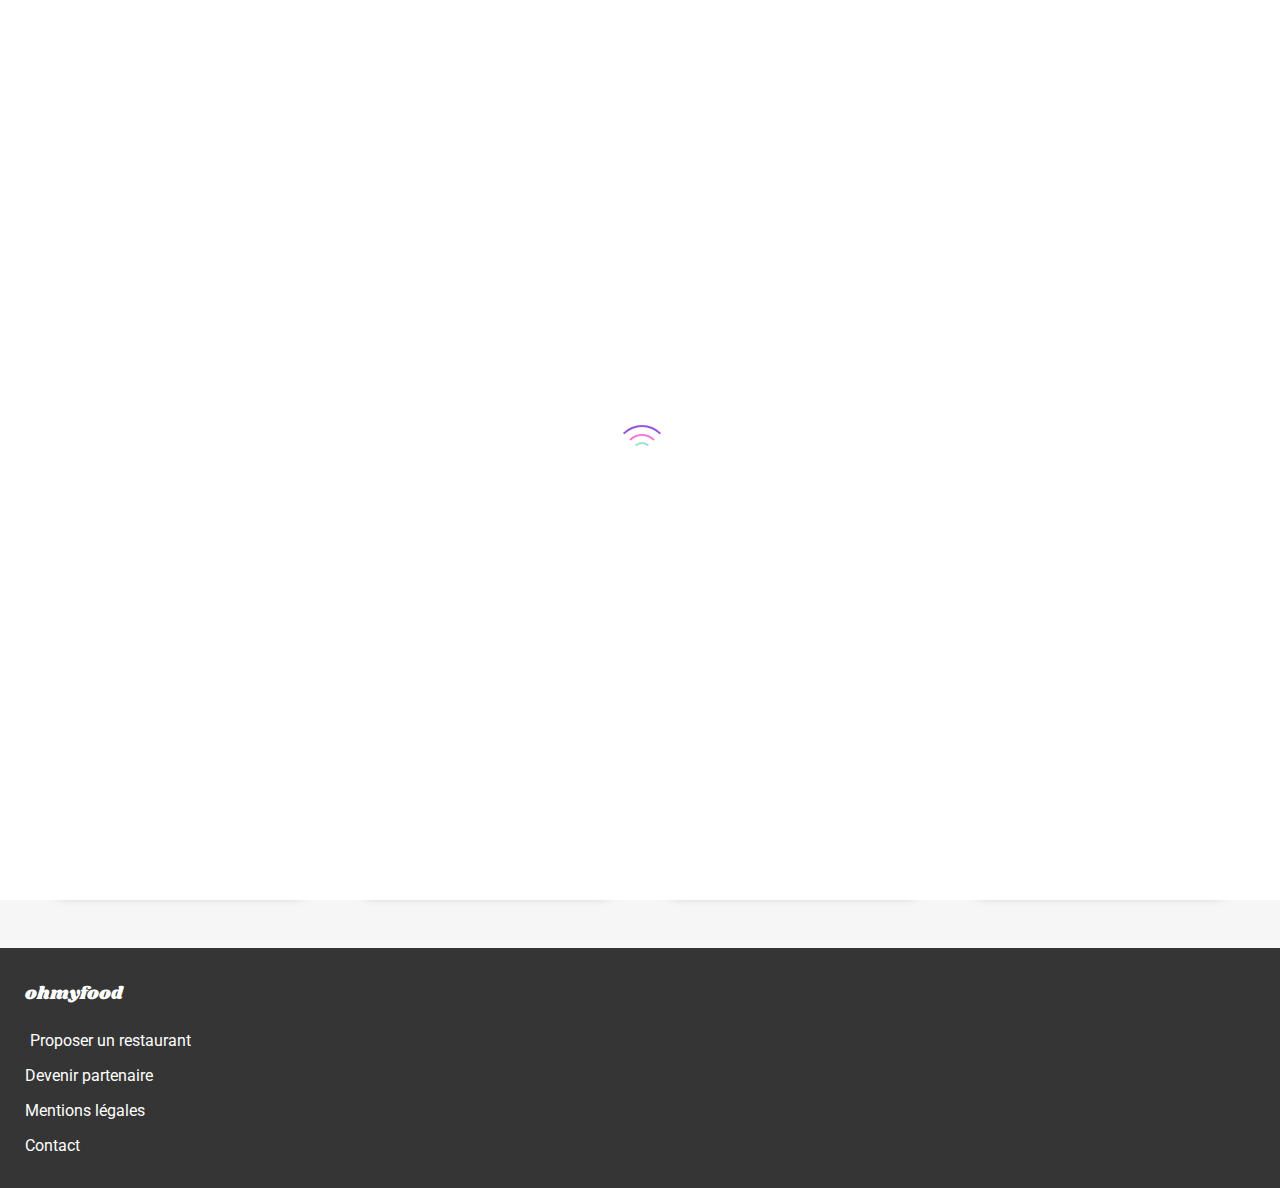
<file: index.html>
<!DOCTYPE html>
<html lang="en">

<head>
    <meta charset="UTF-8">
    <meta name="viewport" content="width=device-width, initial-scale=1.0">
    <!-- <link rel="icon" typ="image/x-icon" href="assets/logo/favicon.ico"> -->
    <link href="https://fonts.googleapis.com/css2?family=Shrikhand&display=swap" rel="stylesheet">
    <link href="https://fonts.googleapis.com/css2?family=Roboto:wght@300;400;500;700&display=swap" rel="stylesheet">
    <link rel="stylesheet" href="https://cdnjs.cloudflare.com/ajax/libs/font-awesome/6.1.1/css/all.min.css"
        integrity="sha512-KfkfwYDsLkIlwQp6LFnl8zNdLGxu9YAA1QvwINks4PhcElQSvqcyVLLD9aMhXd13uQjoXtEKNosOWaZqXgel0g=="
        crossorigin="anonymous" referrerpolicy="no-referrer" />

    <link rel="stylesheet" href="css/main-homepage.css">
    <title>Homepage OhMyFood</title>
</head>

<body>
    <!-- LOADING SPIN -->
    <div id="load-spin__background">
        <div id="load-spin"></div>
    </div>

    <header>
        <div id="logo">
            <img src="assets/logo/ohmyfood.png" alt="ohmyfood">
        </div>
    </header>

    <main>
        <!-- EXPLORER -->
        <section id="explorer">
            <form>
                <i class="fa-solid fa-location-dot"></i>
                <input type="text" name="city" placeholder="Paris, Belleville">
            </form>
            <div id="explorer__heading">
                <h1>Réservez le menu qui vous convient</h1>
                <p>Découvrez des restaurants d'exception, sélectionnés par nos soins.</p>
                <button type="button" class="box-shadow">Explorer nos restaurants</button>
            </div>
        </section>

        <!-- FONCTIONNEMENT -->
        <section id="fonctionnement">
            <h2>Fonctionnement</h2>
            <div id="fonctionnement-etapes">
                <div class="fonct-etape">
                    <p>1</p>
                    <div class="fonct-etape__heading box-shadow">
                        <i class="fa-solid fa-mobile-screen-button"></i>
                        <h3>Choisissez un restaurant</h3>
                    </div>
                </div>
                <div class="fonct-etape">
                    <p>2</p>
                    <div class="fonct-etape__heading box-shadow">
                        <i class="fa-solid fa-list-ul"></i>
                        <h3>Composez votre menu</h3>
                    </div>
                </div>
                <div class="fonct-etape">
                    <p>3</p>
                    <div class="fonct-etape__heading box-shadow">
                        <i class="fa-solid fa-store"></i>
                        <h3>Dégustez au restaurant</h3>
                    </div>
                </div>
            </div>
        </section>

        <!-- RESTAURANTS -->
        <section id="restaurants">
            <h2>Restaurants</h2>
            <div id="restaurants-preview">
                <div class="restau-prev box-shadow">
                    <a href="pages-menus/la-palette-du-gout.html">
                        <img src="assets/restaurants/jay-wennington-N_Y88TWmGwA-unsplash.jpg" alt="La palette du goût">
                        <span class="restau-prev__badge">Nouveau</span>
                        <div class="restau-prev__infos">
                            <div>
                                <h3>La palette du goût</h3>
                                <p>Ménilmontant</p>
                            </div>
                            <div class="heart">
                                <i class="far fa-regular fa-heart heart__1"></i>
                                <i class="fas fa-solid fa-heart heart__2"></i>
                            </div>
                        </div>
                    </a>
                </div>
                <div class="restau-prev box-shadow">
                    <a href="pages-menus/la-note-enchantee.html">
                        <img src="assets/restaurants/stil-u2Lp8tXIcjw-unsplash.jpg" alt="La note enchantée">
                        <span class="restau-prev__badge">Nouveau</span>
                        <div class="restau-prev__infos">
                            <div>
                                <h3>La note enchantée</h3>
                                <p>Charonne</p>
                            </div>
                            <div class="heart">
                                <i class="far fa-regular fa-heart heart__1"></i>
                                <i class="fas fa-solid fa-heart heart__2"></i>
                            </div>
                        </div>
                    </a>
                </div>
                <div class="restau-prev box-shadow">
                    <a href="pages-menus/a-la-francaise.html">
                        <img src="assets/restaurants/toa-heftiba-DQKerTsQwi0-unsplash.jpg" alt="À la française">
                        <div class="restau-prev__infos">
                            <div>
                                <h3>A la française</h3>
                                <p>Cité Rouge</p>
                            </div>
                            <div class="heart">
                                <i class="far fa-regular fa-heart heart__1"></i>
                                <i class="fas fa-solid fa-heart heart__2"></i>
                            </div>
                        </div>
                    </a>
                </div>
                <div class="restau-prev box-shadow">
                    <a href="pages-menus/le-delice-des-sens.html">
                        <img src="assets/restaurants/louis-hansel-shotsoflouis-qNBGVyOCY8Q-unsplash.jpg" alt="Le délice des sens">
                        <div class="restau-prev__infos">
                            <div>
                                <h3>Le délice des sens</h3>
                                <p>Folie-Méricourt</p>
                            </div>
                            <div class="heart">
                                <i class="far fa-regular fa-heart heart__1"></i>
                                <i class="fas fa-solid fa-heart heart__2"></i>
                            </div>
                        </div>
                    </a>
                </div>
            </div>
        </section>
    </main>

    <footer>
        <a href="index.html" id="footer-logo">ohmyfood</a>
        <a href="#">
            <i class="fa-solid fa-utensils"></i> Proposer un restaurant
        </a>
        <a href="#">
            <i class="fa-solid fa-handshake-angle"></i> Devenir partenaire
        </a>
        <a href="#">
            Mentions légales
        </a>
        <a href="mailto:contact@ohmyfood.fr">Contact</a>
    </footer>
</body>

</html>
</file>
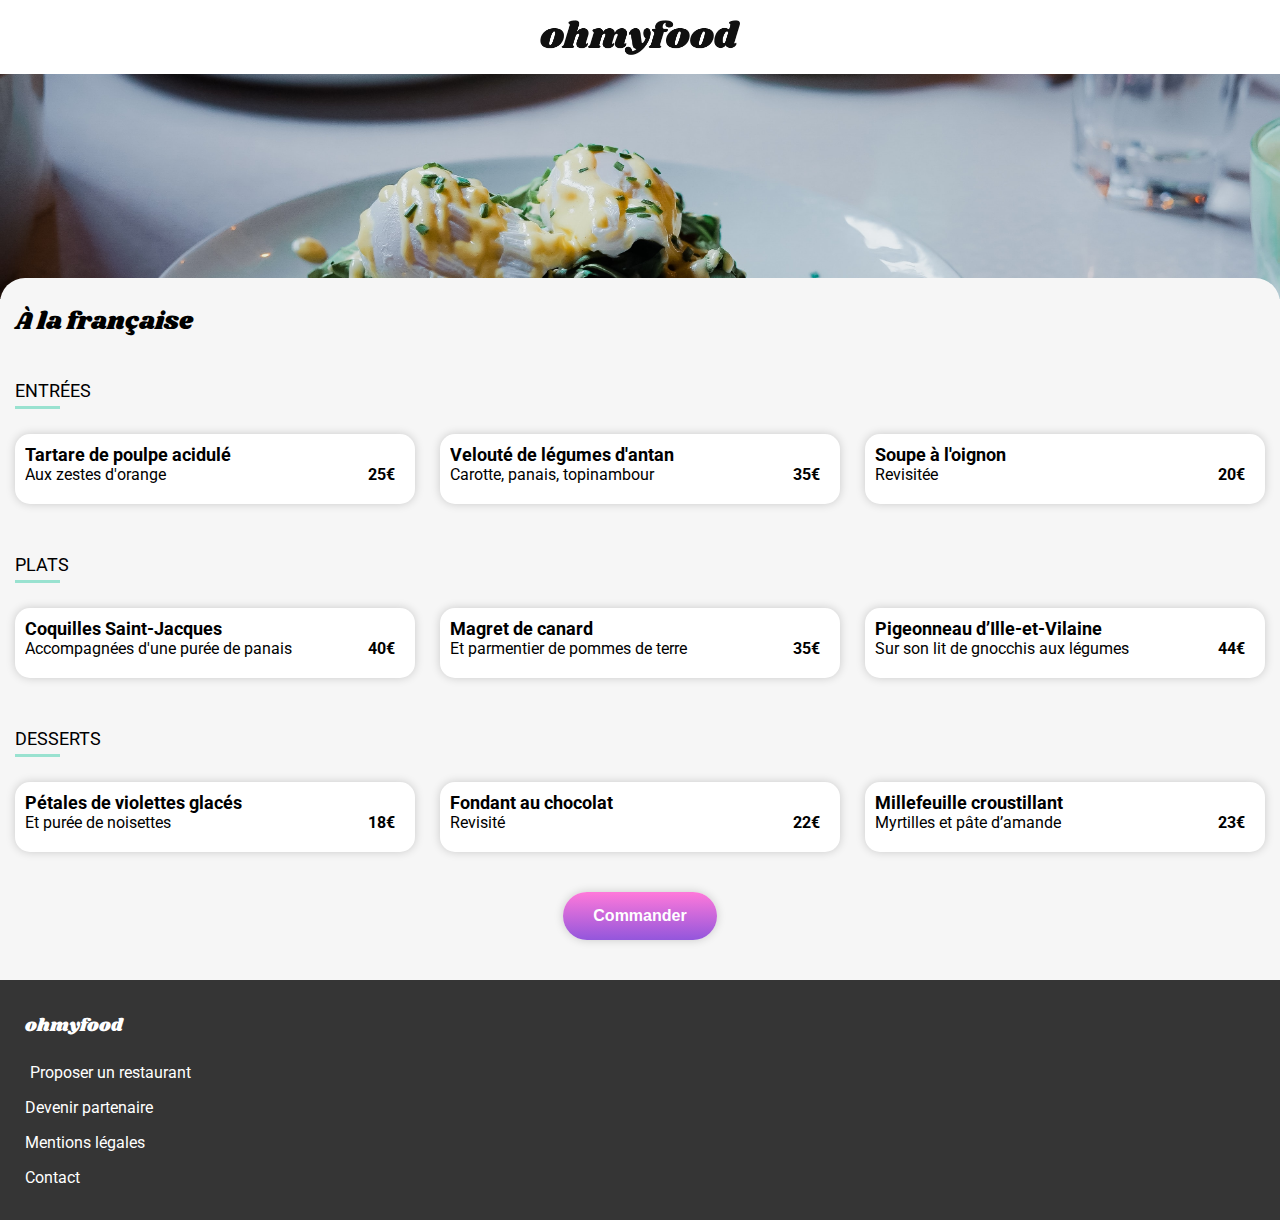
<file: pages-menus/a-la-francaise.html>
<!DOCTYPE html>
<html lang="en">

<head>
    <meta charset="UTF-8">
    <meta name="viewport" content="width=device-width, initial-scale=1.0">
    <!-- <link rel="icon" typ="image/x-icon" href="assets/logo/favicon.ico"> -->
    <link href="https://fonts.googleapis.com/css2?family=Shrikhand&display=swap" rel="stylesheet">
    <link href="https://fonts.googleapis.com/css2?family=Roboto:wght@300;400;500;700&display=swap" rel="stylesheet">
    <link rel="stylesheet" href="https://cdnjs.cloudflare.com/ajax/libs/font-awesome/6.1.1/css/all.min.css"
        integrity="sha512-KfkfwYDsLkIlwQp6LFnl8zNdLGxu9YAA1QvwINks4PhcElQSvqcyVLLD9aMhXd13uQjoXtEKNosOWaZqXgel0g=="
        crossorigin="anonymous" referrerpolicy="no-referrer" />
        
    <link rel="stylesheet" href="../css/pages-menus/menus.css">
    <title>À la française</title>
</head>

<body>
    <header>
        <a href="../index.html">
            <i class="fa-solid fa-arrow-left"></i>
        </a>
        <div id="logo">
            <img src="../assets/logo/ohmyfood.png" alt="ohmyfood">
        </div>
    </header>

    <main>
        <div id="restaurant-prev">
            <img src="../assets/restaurants/toa-heftiba-DQKerTsQwi0-unsplash.jpg" alt="à la française">
        </div>
        <section id="restaurant-menus">
            <div id="restau-menus__heading">
                <h1>À la française</h1>
                <div class="heart">
                    <i class="far fa-regular fa-heart heart__1"></i>
                    <i class="fas fa-solid fa-heart heart__2"></i>
                </div>
            </div>
            <div class="entrees">
                <h2>ENTRÉES</h2>
                <div class="menus__flexbox">
                    <div class="menus delay-1">
                        <div class="menus__infos">
                            <h3>Tartare de poulpe acidulé</h3>
                            <div class="menus__more-infos">
                                <p>Aux zestes d'orange</p>
                                <span class="menus__price">25€</span>
                            </div>
                        </div>
                        <div class="menus__selected">
                            <i class="fa-solid fa-circle-check"></i>
                        </div>
                    </div>
                    <div class="menus delay-2">
                        <div class="menus__infos">
                            <h3>Velouté de légumes d'antan</h3>
                            <div class="menus__more-infos">
                                <p>Carotte, panais, topinambour</p>
                                <span class="menus__price">35€</span>
                            </div>
                        </div>
                        <div class="menus__selected">
                            <i class="fa-solid fa-circle-check"></i>
                        </div>
                    </div>
                    <div class="menus delay-3">
                        <div class="menus__infos">
                            <h3>Soupe à l'oignon</h3>
                            <div class="menus__more-infos">
                                <p>Revisitée</p>
                                <span class="menus__price">20€</span>
                            </div>
                        </div>
                        <div class="menus__selected">
                            <i class="fa-solid fa-circle-check"></i>
                        </div>
                    </div>
                </div>
            </div>
            <div class="plats">
                <h2>PLATS</h2>
                <div class="menus__flexbox">
                    <div class="menus delay-4">
                        <div class="menus__infos">
                            <h3>Coquilles Saint-Jacques</h3>
                            <div class="menus__more-infos">
                                <p>Accompagnées d'une purée de panais</p>
                                <span class="menus__price">40€</span>
                            </div>
                        </div>
                        <div class="menus__selected">
                            <i class="fa-solid fa-circle-check"></i>
                        </div>
                    </div>
                    <div class="menus delay-5">
                        <div class="menus__infos">
                            <h3>Magret de canard</h3>
                            <div class="menus__more-infos">
                                <p>Et parmentier de pommes de terre</p>
                                <span class="menus__price">35€</span>
                            </div>
                        </div>
                        <div class="menus__selected">
                            <i class="fa-solid fa-circle-check"></i>
                        </div>
                    </div>
                    <div class="menus delay-6">
                        <div class="menus__infos">
                            <h3>Pigeonneau d’Ille-et-Vilaine</h3>
                            <div class="menus__more-infos">
                                <p>Sur son lit de gnocchis aux légumes</p>
                                <span class="menus__price">44€</span>
                            </div>
                        </div>
                        <div class="menus__selected">
                            <i class="fa-solid fa-circle-check"></i>
                        </div>
                    </div>
                </div>
            </div>
            <div class="desserts">
                <h2>DESSERTS</h2>
                <div class="menus__flexbox">
                    <div class="menus delay-7">
                        <div class="menus__infos">
                            <h3>Pétales de violettes glacés</h3>
                            <div class="menus__more-infos">
                                <p>Et purée de noisettes</p>
                                <span class="menus__price">18€</span>
                            </div>
                        </div>
                        <div class="menus__selected">
                            <i class="fa-solid fa-circle-check"></i>
                        </div>
                    </div>
                    <div class="menus delay-8">
                        <div class="menus__infos">
                            <h3>Fondant au chocolat</h3>
                            <div class="menus__more-infos">
                                <p>Revisité</p>
                                <span class="menus__price">22€</span>
                            </div>
                        </div>
                        <div class="menus__selected">
                            <i class="fa-solid fa-circle-check"></i>
                        </div>
                    </div>
                    <div class="menus delay-9">
                        <div class="menus__infos">
                            <h3>Millefeuille croustillant</h3>
                            <div class="menus__more-infos">
                                <p>Myrtilles et pâte d’amande</p>
                                <span class="menus__price">23€</span>
                            </div>
                        </div>
                        <div class="menus__selected">
                            <i class="fa-solid fa-circle-check"></i>
                        </div>
                    </div>
                </div>
            </div>

            <button type="button" class="box-shadow">Commander</button>
        </section>
    </main>

    <footer>
        <a href="index.html" id="footer-logo">ohmyfood</a>
        <a href="#">
            <i class="fa-solid fa-utensils"></i> Proposer un restaurant
        </a>
        <a href="#">
            <i class="fa-solid fa-handshake-angle"></i> Devenir partenaire
        </a>
        <a href="#">
            Mentions légales
        </a>
        <a href="mailto:contact@ohmyfood.fr">Contact</a>
    </footer>
</body>

</html>
</file>
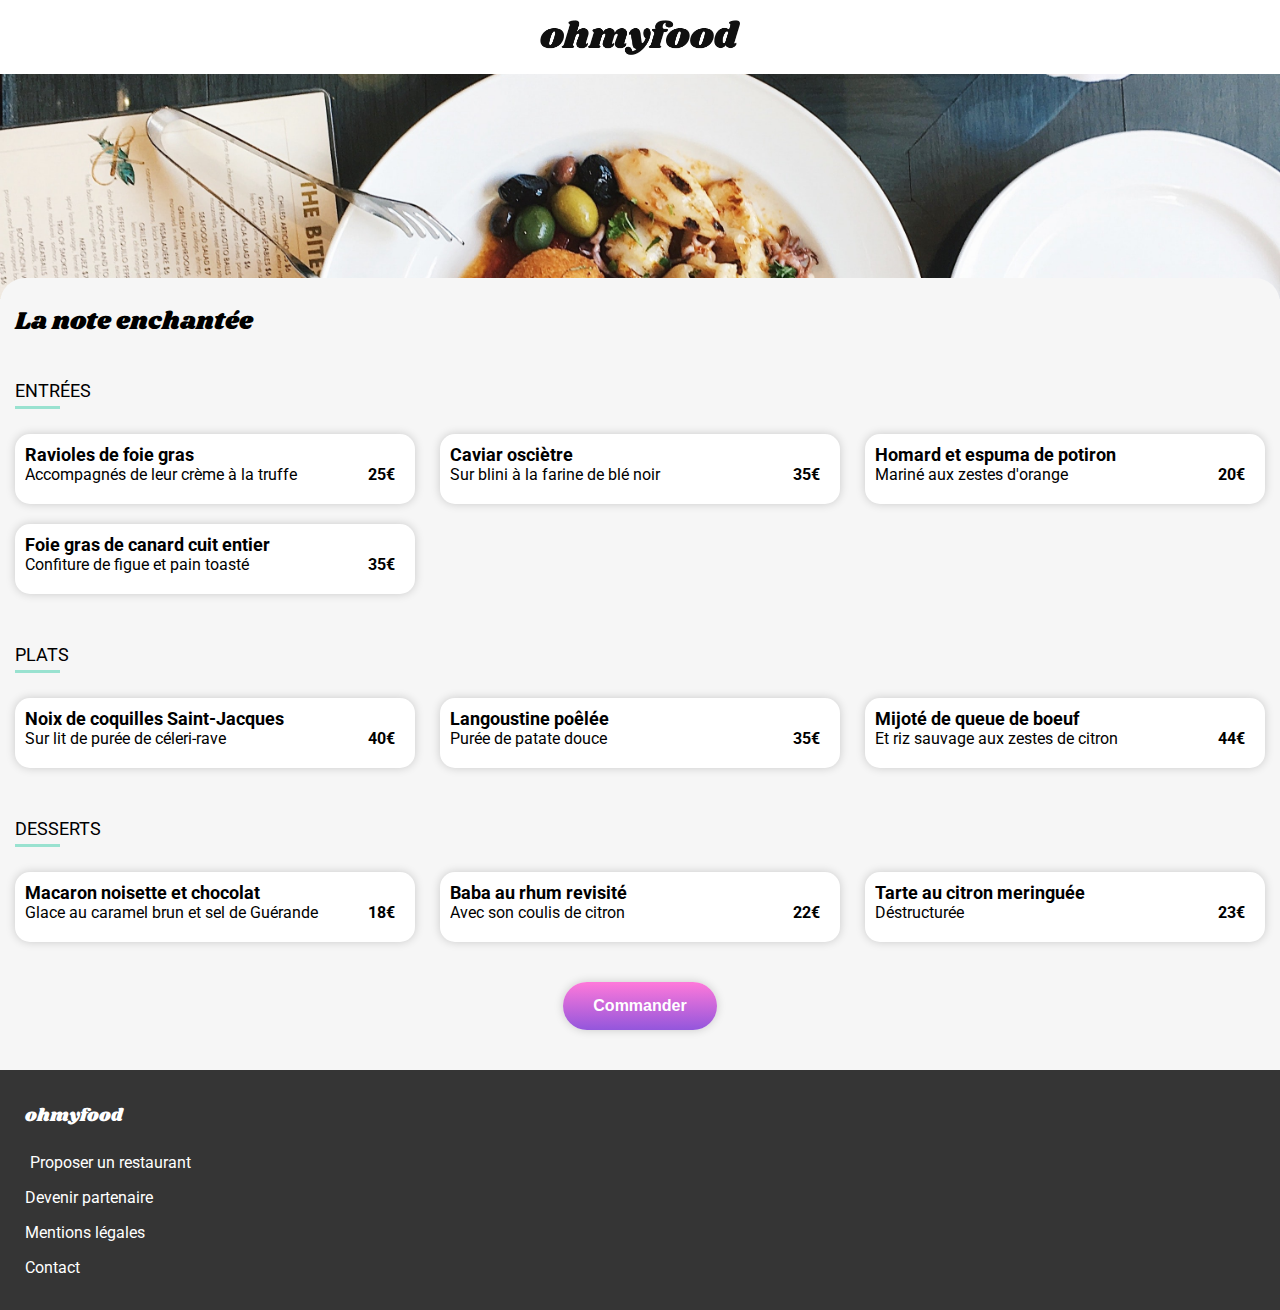
<file: pages-menus/la-note-enchantee.html>
<!DOCTYPE html>
<html lang="en">

<head>
    <meta charset="UTF-8">
    <meta name="viewport" content="width=device-width, initial-scale=1.0">
    <!-- <link rel="icon" typ="image/x-icon" href="assets/logo/favicon.ico"> -->
    <link href="https://fonts.googleapis.com/css2?family=Shrikhand&display=swap" rel="stylesheet">
    <link href="https://fonts.googleapis.com/css2?family=Roboto:wght@300;400;500;700&display=swap" rel="stylesheet">
    <link rel="stylesheet" href="https://cdnjs.cloudflare.com/ajax/libs/font-awesome/6.1.1/css/all.min.css"
        integrity="sha512-KfkfwYDsLkIlwQp6LFnl8zNdLGxu9YAA1QvwINks4PhcElQSvqcyVLLD9aMhXd13uQjoXtEKNosOWaZqXgel0g=="
        crossorigin="anonymous" referrerpolicy="no-referrer" />
        
    <link rel="stylesheet" href="../css/pages-menus/menus.css">
    <title>La note enchantée</title>
</head>

<body>
    <header>
        <a href="../index.html">
            <i class="fa-solid fa-arrow-left"></i>
        </a>
        <div id="logo">
            <img src="../assets/logo/ohmyfood.png" alt="ohmyfood">
        </div>
    </header>

    <main>
        <div id="restaurant-prev">
            <img src="../assets/restaurants/stil-u2Lp8tXIcjw-unsplash.jpg" alt="la note enchantée">
        </div>
        <section id="restaurant-menus">
            <div id="restau-menus__heading">
                <h1>La note enchantée</h1>
                <div class="heart">
                    <i class="far fa-regular fa-heart heart__1"></i>
                    <i class="fas fa-solid fa-heart heart__2"></i>
                </div>
            </div>
            <div class="entrees">
                <h2>ENTRÉES</h2>
                <div class="menus__flexbox">
                    <div class="menus delay-1">
                        <div class="menus__infos">
                            <h3>Ravioles de foie gras</h3>
                            <div class="menus__more-infos">
                                <p>Accompagnés de leur crème à la truffe</p>
                                <span class="menus__price">25€</span>
                            </div>
                        </div>
                        <div class="menus__selected">
                            <i class="fa-solid fa-circle-check"></i>
                        </div>
                    </div>
                    <div class="menus delay-2">
                        <div class="menus__infos">
                            <h3>Caviar osciètre</h3>
                            <div class="menus__more-infos">
                                <p>Sur blini à la farine de blé noir</p>
                                <span class="menus__price">35€</span>
                            </div>
                        </div>
                        <div class="menus__selected">
                            <i class="fa-solid fa-circle-check"></i>
                        </div>
                    </div>
                    <div class="menus delay-3">
                        <div class="menus__infos">
                            <h3>Homard et espuma de potiron</h3>
                            <div class="menus__more-infos">
                                <p>Mariné aux zestes d'orange</p>
                                <span class="menus__price">20€</span>
                            </div>
                        </div>
                        <div class="menus__selected">
                            <i class="fa-solid fa-circle-check"></i>
                        </div>
                    </div>
                    <div class="menus delay-4">
                        <div class="menus__infos">
                            <h3>Foie gras de canard cuit entier</h3>
                            <div class="menus__more-infos">
                                <p>Confiture de figue et pain toasté</p>
                                <span class="menus__price">35€</span>
                            </div>
                        </div>
                        <div class="menus__selected">
                            <i class="fa-solid fa-circle-check"></i>
                        </div>
                    </div>
                </div>
            </div>
            <div class="plats">
                <h2>PLATS</h2>
                <div class="menus__flexbox">
                    <div class="menus delay-5">
                        <div class="menus__infos">
                            <h3>Noix de coquilles Saint-Jacques</h3>
                            <div class="menus__more-infos">
                                <p>Sur lit de purée de céleri-rave</p>
                                <span class="menus__price">40€</span>
                            </div>
                        </div>
                        <div class="menus__selected">
                            <i class="fa-solid fa-circle-check"></i>
                        </div>
                    </div>
                    <div class="menus delay-6">
                        <div class="menus__infos">
                            <h3>Langoustine poêlée</h3>
                            <div class="menus__more-infos">
                                <p>Purée de patate douce</p>
                                <span class="menus__price">35€</span>
                            </div>
                        </div>
                        <div class="menus__selected">
                            <i class="fa-solid fa-circle-check"></i>
                        </div>
                    </div>
                    <div class="menus delay-7">
                        <div class="menus__infos">
                            <h3>Mijoté de queue de boeuf</h3>
                            <div class="menus__more-infos">
                                <p>Et riz sauvage aux zestes de citron</p>
                                <span class="menus__price">44€</span>
                            </div>
                        </div>
                        <div class="menus__selected">
                            <i class="fa-solid fa-circle-check"></i>
                        </div>
                    </div>
                </div>
            </div>
            <div class="desserts">
                <h2>DESSERTS</h2>
                <div class="menus__flexbox">
                    <div class="menus delay-8">
                        <div class="menus__infos">
                            <h3>Macaron noisette et chocolat</h3>
                            <div class="menus__more-infos">
                                <p>Glace au caramel brun et sel de Guérande</p>
                                <span class="menus__price">18€</span>
                            </div>
                        </div>
                        <div class="menus__selected">
                            <i class="fa-solid fa-circle-check"></i>
                        </div>
                    </div>
                    <div class="menus delay-9">
                        <div class="menus__infos">
                            <h3>Baba au rhum revisité</h3>
                            <div class="menus__more-infos">
                                <p>Avec son coulis de citron</p>
                                <span class="menus__price">22€</span>
                            </div>
                        </div>
                        <div class="menus__selected">
                            <i class="fa-solid fa-circle-check"></i>
                        </div>
                    </div>
                    <div class="menus delay-10">
                        <div class="menus__infos">
                            <h3>Tarte au citron meringuée</h3>
                            <div class="menus__more-infos">
                                <p>Déstructurée</p>
                                <span class="menus__price">23€</span>
                            </div>
                        </div>
                        <div class="menus__selected">
                            <i class="fa-solid fa-circle-check"></i>
                        </div>
                    </div>
                </div>
            </div>

            <button type="button" class="box-shadow">Commander</button>
        </section>
    </main>

    <footer>
        <a href="index.html" id="footer-logo">ohmyfood</a>
        <a href="#">
            <i class="fa-solid fa-utensils"></i> Proposer un restaurant
        </a>
        <a href="#">
            <i class="fa-solid fa-handshake-angle"></i> Devenir partenaire
        </a>
        <a href="#">
            Mentions légales
        </a>
        <a href="mailto:contact@ohmyfood.fr">Contact</a>
    </footer>
</body>

</html>
</file>
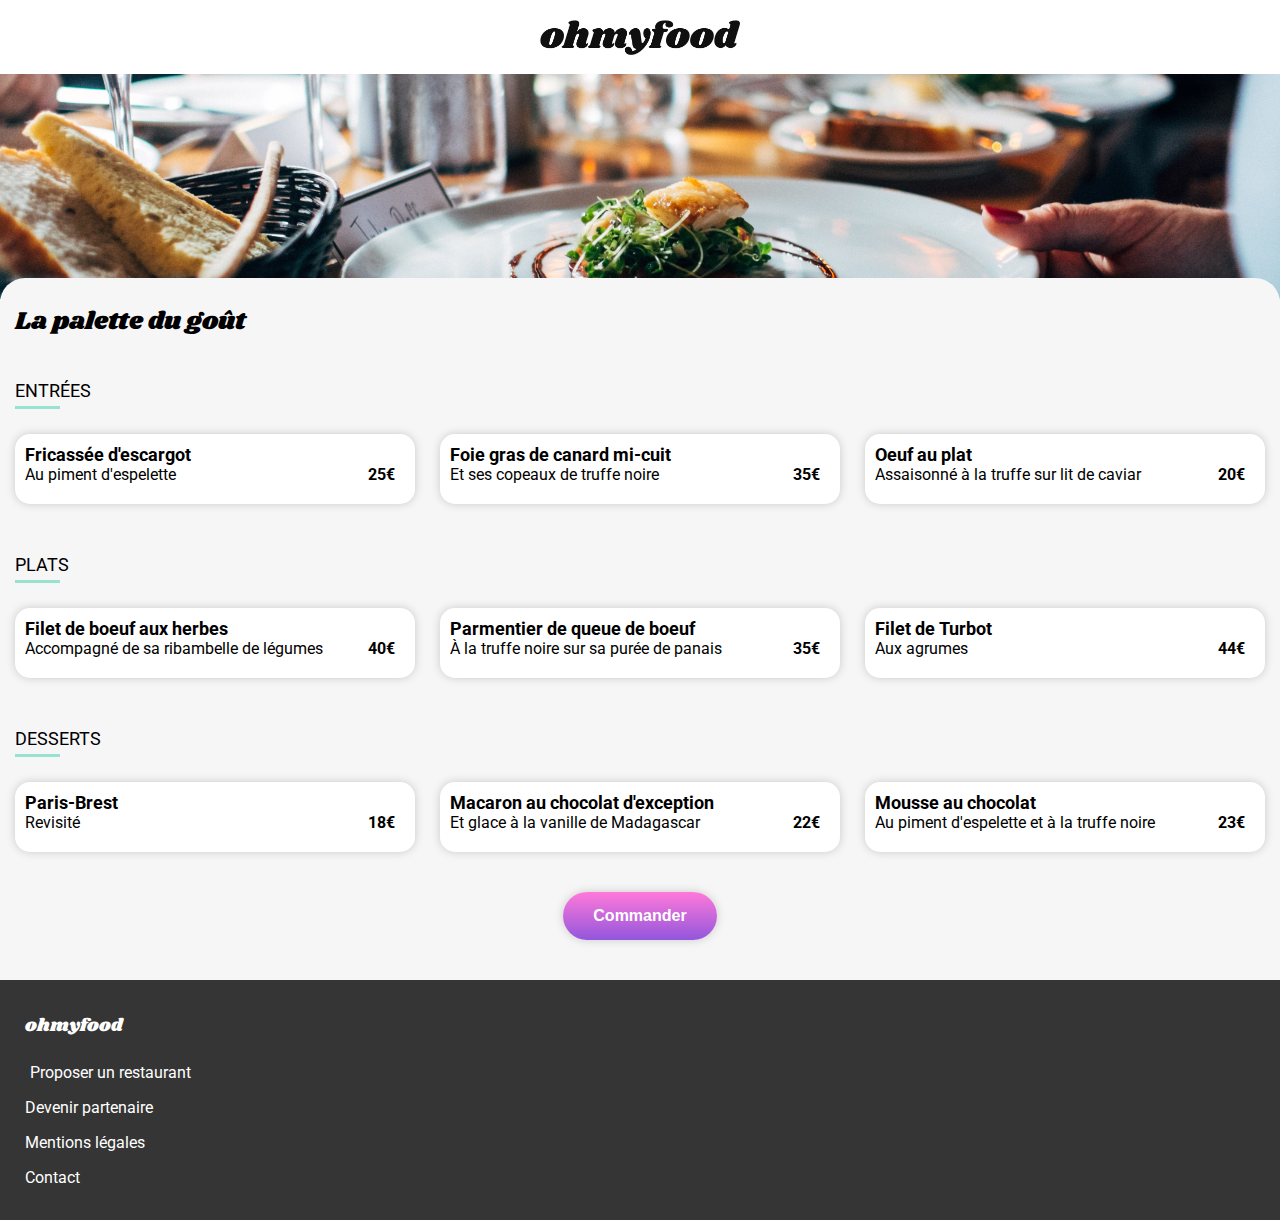
<file: pages-menus/la-palette-du-gout.html>
<!DOCTYPE html>
<html lang="en">

<head>
    <meta charset="UTF-8">
    <meta name="viewport" content="width=device-width, initial-scale=1.0">
    <!-- <link rel="icon" typ="image/x-icon" href="assets/logo/favicon.ico"> -->
    <link href="https://fonts.googleapis.com/css2?family=Shrikhand&display=swap" rel="stylesheet">
    <link href="https://fonts.googleapis.com/css2?family=Roboto:wght@300;400;500;700&display=swap" rel="stylesheet">
    <link rel="stylesheet" href="https://cdnjs.cloudflare.com/ajax/libs/font-awesome/6.1.1/css/all.min.css"
        integrity="sha512-KfkfwYDsLkIlwQp6LFnl8zNdLGxu9YAA1QvwINks4PhcElQSvqcyVLLD9aMhXd13uQjoXtEKNosOWaZqXgel0g=="
        crossorigin="anonymous" referrerpolicy="no-referrer" />

    <link rel="stylesheet" href="../css/pages-menus/menus.css">
    <title>La palette du goût</title>
</head>

<body>
    <header>
        <a href="../index.html">
            <i class="fa-solid fa-arrow-left"></i>
        </a>
        <div id="logo">
            <img src="../assets/logo/ohmyfood.png" alt="ohmyfood">
        </div>
    </header>

    <main>
        <div id="restaurant-prev">
            <img src="../assets/restaurants/jay-wennington-N_Y88TWmGwA-unsplash.jpg" alt="la palette du goût">
        </div>
        <section id="restaurant-menus">
            <div id="restau-menus__heading">
                <h1>La palette du goût</h1>
                <div class="heart">
                    <i class="far fa-regular fa-heart heart__1"></i>
                    <i class="fas fa-solid fa-heart heart__2"></i>
                </div>
            </div>
            <div class="entrees">
                <h2>ENTRÉES</h2>
                <div class="menus__flexbox">
                    <div class="menus delay-1">
                        <div class="menus__infos">
                            <h3>Fricassée d'escargot</h3>
                            <div class="menus__more-infos">
                                <p>Au piment d'espelette</p>
                                <span class="menus__price">25€</span>
                            </div>
                        </div>
                        <div class="menus__selected">
                            <i class="fa-solid fa-circle-check"></i>
                        </div>
                    </div>
                    <div class="menus delay-2">
                        <div class="menus__infos">
                            <h3>Foie gras de canard mi-cuit</h3>
                            <div class="menus__more-infos">
                                <p>Et ses copeaux de truffe noire</p>
                                <span class="menus__price">35€</span>
                            </div>
                        </div>
                        <div class="menus__selected">
                            <i class="fa-solid fa-circle-check"></i>
                        </div>
                    </div>
                    <div class="menus delay-3">
                        <div class="menus__infos">
                            <h3>Oeuf au plat</h3>
                            <div class="menus__more-infos">
                                <p>Assaisonné à la truffe sur lit de caviar</p>
                                <span class="menus__price">20€</span>
                            </div>
                        </div>
                        <div class="menus__selected">
                            <i class="fa-solid fa-circle-check"></i>
                        </div>
                    </div>
                </div>
            </div>
            <div class="plats">
                <h2>PLATS</h2>
                <div class="menus__flexbox">
                    <div class="menus delay-4">
                        <div class="menus__infos">
                            <h3>Filet de boeuf aux herbes</h3>
                            <div class="menus__more-infos">
                                <p>Accompagné de sa ribambelle de légumes</p>
                                <span class="menus__price">40€</span>
                            </div>
                        </div>
                        <div class="menus__selected">
                            <i class="fa-solid fa-circle-check"></i>
                        </div>
                    </div>
                    <div class="menus delay-5">
                        <div class="menus__infos">
                            <h3>Parmentier de queue de boeuf</h3>
                            <div class="menus__more-infos">
                                <p>À la truffe noire sur sa purée de panais</p>
                                <span class="menus__price">35€</span>
                            </div>
                        </div>
                        <div class="menus__selected">
                            <i class="fa-solid fa-circle-check"></i>
                        </div>
                    </div>
                    <div class="menus delay-6">
                        <div class="menus__infos">
                            <h3>Filet de Turbot</h3>
                            <div class="menus__more-infos">
                                <p>Aux agrumes</p>
                                <span class="menus__price">44€</span>
                            </div>
                        </div>
                        <div class="menus__selected">
                            <i class="fa-solid fa-circle-check"></i>
                        </div>
                    </div>
                </div>
            </div>
            <div class="desserts">
                <h2>DESSERTS</h2>
                <div class="menus__flexbox">
                    <div class="menus delay-7">
                        <div class="menus__infos">
                            <h3>Paris-Brest</h3>
                            <div class="menus__more-infos">
                                <p>Revisité</p>
                                <span class="menus__price">18€</span>
                            </div>
                        </div>
                        <div class="menus__selected">
                            <i class="fa-solid fa-circle-check"></i>
                        </div>
                    </div>
                    <div class="menus delay-8">
                        <div class="menus__infos">
                            <h3>Macaron au chocolat d'exception</h3>
                            <div class="menus__more-infos">
                                <p>Et glace à la vanille de Madagascar</p>
                                <span class="menus__price">22€</span>
                            </div>
                        </div>
                        <div class="menus__selected">
                            <i class="fa-solid fa-circle-check"></i>
                        </div>
                    </div>
                    <div class="menus delay-9">
                        <div class="menus__infos">
                            <h3>Mousse au chocolat</h3>
                            <div class="menus__more-infos">
                                <p>Au piment d'espelette et à la truffe noire</p>
                                <span class="menus__price">23€</span>
                            </div>
                        </div>
                        <div class="menus__selected">
                            <i class="fa-solid fa-circle-check"></i>
                        </div>
                    </div>
                </div>
            </div>

            <button type="button" class="box-shadow">Commander</button>
        </section>
    </main>

    <footer>
        <a href="index.html" id="footer-logo">ohmyfood</a>
        <a href="#">
            <i class="fa-solid fa-utensils"></i> Proposer un restaurant
        </a>
        <a href="#">
            <i class="fa-solid fa-handshake-angle"></i> Devenir partenaire
        </a>
        <a href="#">
            Mentions légales
        </a>
        <a href="mailto:contact@ohmyfood.fr">Contact</a>
    </footer>
</body>

</html>
</file>
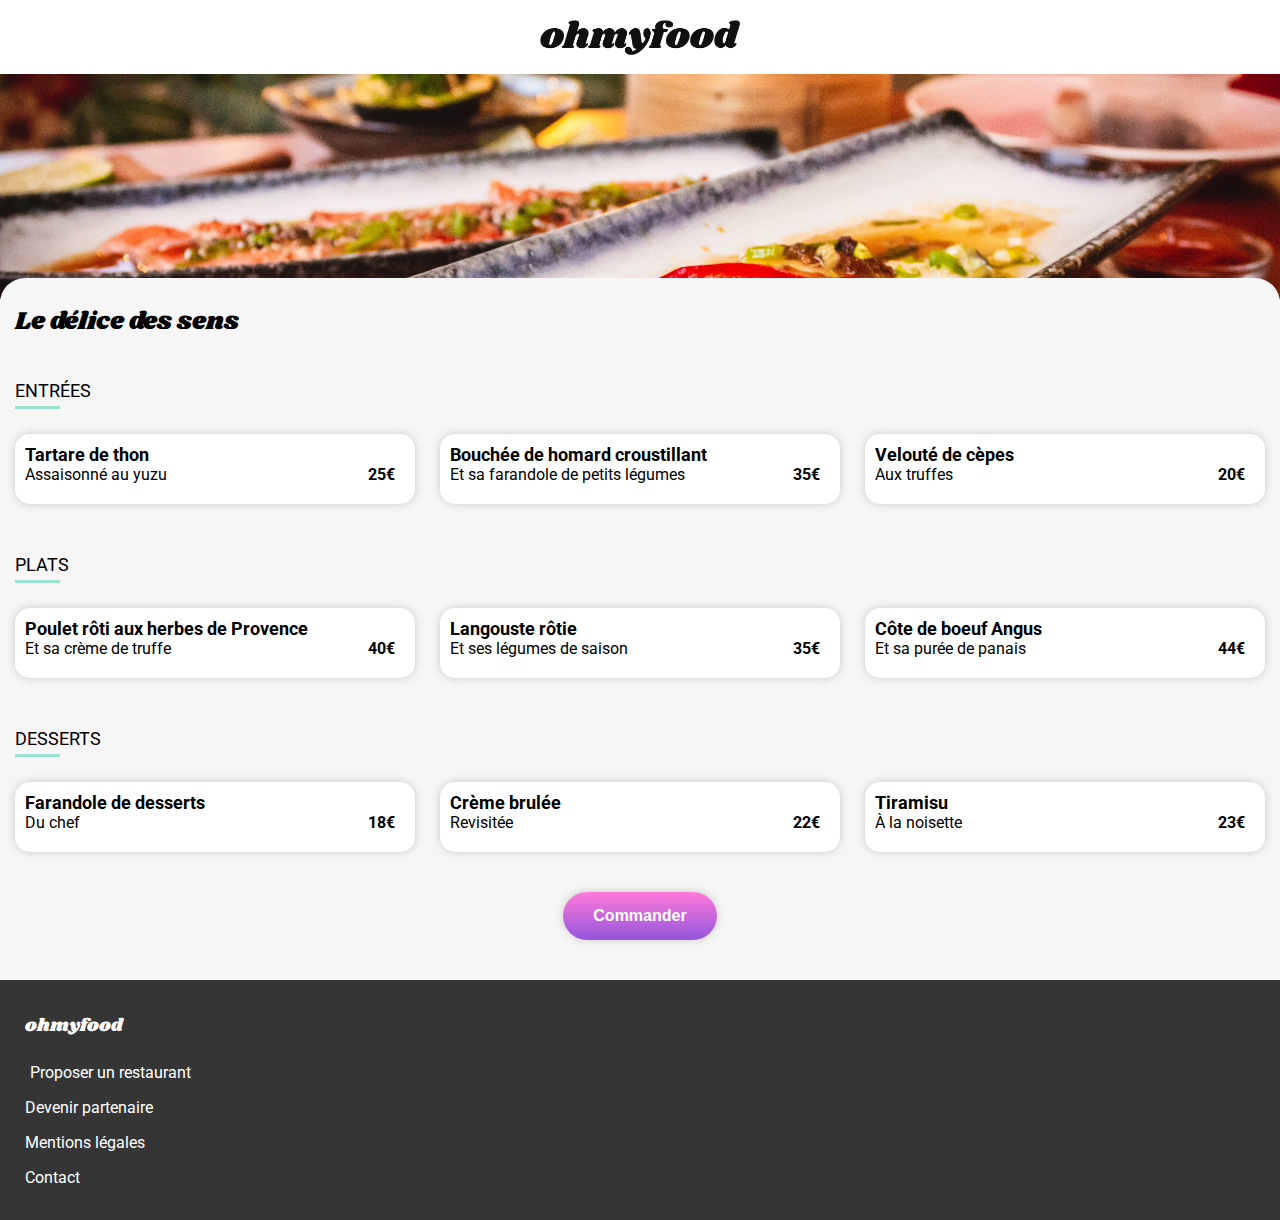
<file: pages-menus/le-delice-des-sens.html>
<!DOCTYPE html>
<html lang="en">

<head>
    <meta charset="UTF-8">
    <meta name="viewport" content="width=device-width, initial-scale=1.0">
    <!-- <link rel="icon" typ="image/x-icon" href="assets/logo/favicon.ico"> -->
    <link href="https://fonts.googleapis.com/css2?family=Shrikhand&display=swap" rel="stylesheet">
    <link href="https://fonts.googleapis.com/css2?family=Roboto:wght@300;400;500;700&display=swap" rel="stylesheet">
    <link rel="stylesheet" href="https://cdnjs.cloudflare.com/ajax/libs/font-awesome/6.1.1/css/all.min.css"
        integrity="sha512-KfkfwYDsLkIlwQp6LFnl8zNdLGxu9YAA1QvwINks4PhcElQSvqcyVLLD9aMhXd13uQjoXtEKNosOWaZqXgel0g=="
        crossorigin="anonymous" referrerpolicy="no-referrer" />

    <link rel="stylesheet" href="../css/pages-menus/menus.css">
    <title>Le délice des sens</title>
</head>

<body>
    <header>
        <a href="../index.html">
            <i class="fa-solid fa-arrow-left"></i>
        </a>
        <div id="logo">
            <img src="../assets/logo/ohmyfood.png" alt="ohmyfood">
        </div>
    </header>

    <main>
        <div id="restaurant-prev">
            <img src="../assets/restaurants/louis-hansel-shotsoflouis-qNBGVyOCY8Q-unsplash.jpg"
                alt="le délice des sens">
        </div>
        <section id="restaurant-menus">
            <div id="restau-menus__heading">
                <h1>Le délice des sens</h1>
                <div class="heart">
                    <i class="far fa-regular fa-heart heart__1"></i>
                    <i class="fas fa-solid fa-heart heart__2"></i>
                </div>
            </div>
            <div class="entrees">
                <h2>ENTRÉES</h2>
                <div class="menus__flexbox">
                    <div class="menus delay-1">
                        <div class="menus__infos">
                            <h3>Tartare de thon</h3>
                            <div class="menus__more-infos">
                                <p>Assaisonné au yuzu</p>
                                <span class="menus__price">25€</span>
                            </div>
                        </div>
                        <div class="menus__selected">
                            <i class="fa-solid fa-circle-check"></i>
                        </div>
                    </div>
                    <div class="menus delay-2">
                        <div class="menus__infos">
                            <h3>Bouchée de homard croustillant</h3>
                            <div class="menus__more-infos">
                                <p>Et sa farandole de petits légumes</p>
                                <span class="menus__price">35€</span>
                            </div>
                        </div>
                        <div class="menus__selected">
                            <i class="fa-solid fa-circle-check"></i>
                        </div>
                    </div>
                    <div class="menus delay-3">
                        <div class="menus__infos">
                            <h3>Velouté de cèpes</h3>
                            <div class="menus__more-infos">
                                <p>Aux truffes</p>
                                <span class="menus__price">20€</span>
                            </div>
                        </div>
                        <div class="menus__selected">
                            <i class="fa-solid fa-circle-check"></i>
                        </div>
                    </div>
                </div>
            </div>
            <div class="plats">
                <h2>PLATS</h2>
                <div class="menus__flexbox">
                    <div class="menus delay-4">
                        <div class="menus__infos">
                            <h3>Poulet rôti aux herbes de Provence</h3>
                            <div class="menus__more-infos">
                                <p>Et sa crème de truffe</p>
                                <span class="menus__price">40€</span>
                            </div>
                        </div>
                        <div class="menus__selected">
                            <i class="fa-solid fa-circle-check"></i>
                        </div>
                    </div>
                    <div class="menus delay-5">
                        <div class="menus__infos">
                            <h3>Langouste rôtie</h3>
                            <div class="menus__more-infos">
                                <p>Et ses légumes de saison</p>
                                <span class="menus__price">35€</span>
                            </div>
                        </div>
                        <div class="menus__selected">
                            <i class="fa-solid fa-circle-check"></i>
                        </div>
                    </div>
                    <div class="menus delay-6">
                        <div class="menus__infos">
                            <h3>Côte de boeuf Angus</h3>
                            <div class="menus__more-infos">
                                <p>Et sa purée de panais</p>
                                <span class="menus__price">44€</span>
                            </div>
                        </div>
                        <div class="menus__selected">
                            <i class="fa-solid fa-circle-check"></i>
                        </div>
                    </div>
                </div>
            </div>
            <div class="desserts">
                <h2>DESSERTS</h2>
                <div class="menus__flexbox">
                    <div class="menus delay-7">
                        <div class="menus__infos">
                            <h3>Farandole de desserts</h3>
                            <div class="menus__more-infos">
                                <p>Du chef</p>
                                <span class="menus__price">18€</span>
                            </div>
                        </div>
                        <div class="menus__selected">
                            <i class="fa-solid fa-circle-check"></i>
                        </div>
                    </div>
                    <div class="menus delay-8">
                        <div class="menus__infos">
                            <h3>Crème brulée</h3>
                            <div class="menus__more-infos">
                                <p>Revisitée</p>
                                <span class="menus__price">22€</span>
                            </div>
                        </div>
                        <div class="menus__selected">
                            <i class="fa-solid fa-circle-check"></i>
                        </div>
                    </div>
                    <div class="menus delay-9">
                        <div class="menus__infos">
                            <h3>Tiramisu</h3>
                            <div class="menus__more-infos">
                                <p>À la noisette</p>
                                <span class="menus__price">23€</span>
                            </div>
                        </div>
                        <div class="menus__selected">
                            <i class="fa-solid fa-circle-check"></i>
                        </div>
                    </div>
                </div>
            </div>

            <button type="button" class="box-shadow">Commander</button>
        </section>
    </main>

    <footer>
        <a href="index.html" id="footer-logo">ohmyfood</a>
        <a href="#">
            <i class="fa-solid fa-utensils"></i> Proposer un restaurant
        </a>
        <a href="#">
            <i class="fa-solid fa-handshake-angle"></i> Devenir partenaire
        </a>
        <a href="#">
            Mentions légales
        </a>
        <a href="mailto:contact@ohmyfood.fr">Contact</a>
    </footer>
</body>

</html>
</file>
<file: css/main-homepage.css>
@-webkit-keyframes like {
  from {
    transform: scale(0);
  }
  to {
    transform: scale(1);
  }
}
@keyframes like {
  from {
    transform: scale(0);
  }
  to {
    transform: scale(1);
  }
}
/* GLOBAL */
body, header, h1, h2, h3, p {
  font-family: "Roboto", sans-serif;
  margin: 0;
  padding: 0;
}

h1, h2 {
  margin: 10px;
}

h3 {
  font-size: 18px;
}

a {
  text-decoration: none;
  color: #000000;
  height: auto;
}

.box-shadow {
  box-shadow: 0 0 10px rgba(0, 0, 0, 0.18);
}

button {
  border: none;
}

/* HEADER */
#logo {
  text-align: center;
}

#logo > img {
  margin: 20px 0 15px 0;
  width: 200px;
}

/* LOADING SPIN */
@-webkit-keyframes spin {
  from {
    transform: rotate(0deg);
    transform: rotate(0deg);
  }
  to {
    transform: rotate(359deg);
    transform: rotate(359deg);
  }
}
@keyframes spin {
  from {
    transform: rotate(0deg);
    transform: rotate(0deg);
  }
  to {
    transform: rotate(359deg);
    transform: rotate(359deg);
  }
}
@-webkit-keyframes fadeout {
  75% {
    opacity: 1;
  }
  100% {
    opacity: 0;
    visibility: hidden;
  }
}
@keyframes fadeout {
  75% {
    opacity: 1;
  }
  100% {
    opacity: 0;
    visibility: hidden;
  }
}
#load-spin {
  display: block;
  position: absolute;
  top: 50%;
  left: 50%;
  height: 50px;
  width: 50px;
  margin: -25px 0 0 -25px;
  background-color: #FFFFFF;
  border: 2px solid transparent;
  border-top-color: #9356DC;
  border-radius: 50%;
  -webkit-animation: spin 2s linear infinite;
          animation: spin 2s linear infinite;
  animation: spin 2s linear infinite;
}
#load-spin__background {
  position: fixed;
  z-index: 1;
  height: 100%;
  width: 100%;
  background-color: #FFFFFF;
  -webkit-animation: fadeout 3s ease-in;
          animation: fadeout 3s ease-in;
  -webkit-animation-fill-mode: forwards;
          animation-fill-mode: forwards;
}
#load-spin:before {
  content: "";
  position: absolute;
  top: 7px;
  right: 7px;
  bottom: 7px;
  left: 7px;
  border: 2px solid transparent;
  border-radius: 50%;
  border-top-color: #FF79DA;
  -webkit-animation: spin 3s linear infinite;
          animation: spin 3s linear infinite;
  animation: spin 3s linear infinite;
}
#load-spin:after {
  content: "";
  position: absolute;
  top: 15px;
  right: 15px;
  bottom: 15px;
  left: 15px;
  border: 2px solid transparent;
  border-radius: 50%;
  border-top-color: #99E2D0;
  -webkit-animation: spin 1.5s linear infinite;
          animation: spin 1.5s linear infinite;
  animation: spin 1.5s linear infinite;
}

/* EXPLORER */
form {
  padding-top: 25px;
  width: 100%;
  height: 50px;
  text-align: center;
  background-color: #D1D1D1;
  box-shadow: -1px 2px 5px 0px rgba(0, 0, 0, 0.18) inset;
}

form i {
  font-size: 20px;
  color: #7E7E7E;
}

form input {
  width: 150px;
  border: none;
  outline: none;
  text-align: center;
  font-size: 16px;
  font-weight: 700;
  background-color: #D1D1D1;
}

#explorer__heading {
  padding: 30px 20px 50px 20px;
  background-color: #F6F6F6;
  text-align: center;
}

/* BUTTON */
button {
  margin: 30px 0 0 0;
  padding: 15px 30px;
  border: none;
  background: linear-gradient(rgb(255, 121, 218), rgb(147, 86, 220));
  color: #FFFFFF;
  border-radius: 50px;
  font-size: 16px;
  font-weight: 700;
  box-shadow: 0 0 10px rgba(0, 0, 0, 0.18);
  transition: box-shadow 1000ms;
}

button:hover {
  background: linear-gradient(rgba(255, 121, 218, 0.8), rgba(147, 86, 220, 0.8));
  box-shadow: 0 0 10px rgba(0, 0, 0, 0.5);
}

/* FONCTIONNEMENT */
#fonctionnement {
  margin: 40px 15px 50px 15px;
}

#fonctionnement-etapes {
  display: flex;
  justify-content: space-between;
  flex-direction: column;
  flex-wrap: wrap;
}

.fonct-etape {
  display: flex;
  align-items: center;
  margin: 15px 0 15px 25px;
}

.fonct-etape > p {
  padding: 7px 10px;
  border-radius: 30px;
  background-color: #9356DC;
  color: #FFFFFF;
  font-size: 12px;
  position: absolute;
  left: 25px;
}

.fonct-etape__heading {
  display: flex;
  padding: 25px;
  width: 100%;
  background-color: #F6F6F6;
  border-radius: 15px;
}
.fonct-etape__heading:hover {
  background-color: rgba(147, 86, 220, 0.1);
}
.fonct-etape__heading:hover i {
  color: #9356DC;
}

.fonct-etape__heading i {
  margin: 0 25px 0 10px;
  font-size: 18px;
  color: #7E7E7E;
}

/* RESTAURANTS */
#restaurants {
  padding: 40px 15px 50px 15px;
  background-color: #F6F6F6;
}

#restaurants-preview {
  display: flex;
  justify-content: space-between;
  flex-direction: column;
  flex-wrap: wrap;
}

#restaurants-preview img {
  height: 180px;
  width: 100%;
  -o-object-fit: cover;
     object-fit: cover;
  border-radius: 15px 15px 0 0;
  -o-object-position: 0 60%;
     object-position: 0 60%;
}

.restau-prev {
  margin: 10px;
  border-radius: 15px;
  position: relative;
}

.restau-prev__badge {
  padding: 10px;
  position: absolute;
  left: calc(100% - 94px);
  top: 15px;
  background-color: #99E2D0;
  border-radius: 2px;
  font-weight: 700;
}

.restau-prev__infos {
  padding: 15px;
  display: flex;
  justify-content: space-between;
  align-items: center;
}

.restau-prev__infos i {
  font-size: 25px;
  padding-right: 10px;
}

.restau-prev__infos .heart {
  padding: 0 30px 30px 0;
}

.heart__1 {
  position: absolute;
  font-size: 25px;
}

.heart__2 {
  position: absolute;
  opacity: 0;
  background: linear-gradient(rgb(255, 121, 218), rgb(147, 86, 220));
  background-clip: border-box;
  -webkit-background-clip: text;
  -webkit-text-fill-color: transparent;
}

.heart:hover .heart__2 {
  font-size: 25px;
  opacity: 1;
  -webkit-animation: like 3s;
          animation: like 3s;
}

.heart:hover .heart__1 {
  opacity: 0;
}

/* RESPONSIVE TABLETTE */
@media (min-width: 768px) {
  /* HEADER */
  #logo > img {
    margin: 30px;
    width: 200px;
  }
  /* FONCTIONNEMENT */
  #fonctionnement {
    margin: 40px;
  }
  #fonctionnement-etapes {
    flex-direction: row;
  }
  .fonct-etape {
    margin: 5px;
    flex-direction: column;
    width: 30%;
  }
  .fonct-etape > p {
    position: inherit;
    left: 0;
  }
  .fonct-etape__heading {
    width: auto;
    align-items: center;
  }
  .fonct-etape__heading i {
    margin: 0 25px 0 0;
  }
  .fonct-etape--purple i {
    color: #9356DC;
  }
  /* RESTAURANTS */
  #restaurants {
    padding: 40px;
  }
  #restaurants-preview {
    margin: 10px;
    flex-direction: row;
  }
  #restaurants-preview img {
    height: 150px;
  }
  .restau-prev {
    margin: 15px 0;
    width: 45%;
  }
}
/* RESPONSIVE DESKTOP */
@media (min-width: 992px) {
  /* HEADER */
  #logo {
    text-align: start;
  }
  /* RESTAURANTS */
  #restaurants-preview img {
    height: 100px;
  }
  .restau-prev {
    margin: 0;
    width: 22%;
  }
  .restau-prev__infos i {
    padding-right: 0;
  }
}
/* FOOTER */
footer {
  display: flex;
  flex-direction: column;
  padding: 25px;
  background-color: #353535;
}

#footer-logo {
  font-family: "Shrikhand", cursive;
  font-size: 18px;
  padding-bottom: 8px;
}

footer a {
  margin: 8px 0 8px 0;
  color: #FFFFFF;
}

footer i {
  font-size: 12px;
}

footer .fa-utensils {
  margin: 0 3px 0 2px;
}/*# sourceMappingURL=main-homepage.css.map */
</file>
<file: css/pages-menus/menus.css>
@-webkit-keyframes like {
  from {
    transform: scale(0);
  }
  to {
    transform: scale(1);
  }
}
@keyframes like {
  from {
    transform: scale(0);
  }
  to {
    transform: scale(1);
  }
}
/* GLOBAL */
body, header, h1, h2, h3, p {
  font-family: "Roboto", sans-serif;
  margin: 0;
  padding: 0;
}

h1, h2 {
  margin: 10px;
}

h3 {
  font-size: 18px;
}

a {
  text-decoration: none;
  color: #000000;
  height: auto;
}

.box-shadow {
  box-shadow: 0 0 10px rgba(0, 0, 0, 0.18);
}

button {
  border: none;
}

/* HEADER */
#logo {
  text-align: center;
}

#logo > img {
  margin: 20px 0 15px 0;
  width: 200px;
}

header {
  display: flex;
  align-items: center;
  justify-content: center;
}

header i {
  position: absolute;
  left: 20px;
  top: 28px;
  font-size: 20px;
}

main {
  background-color: #F6F6F6;
}

/* RESTAURANT-MENU */
h1 {
  margin: 10px 0 0 0;
  font-family: "Shrikhand", cursive;
  font-weight: 500;
  font-size: 25px;
}

h2 {
  margin: 40px 0 15px 0;
  padding-bottom: 5px;
  font-size: 18px;
  font-weight: 400;
  border-bottom: solid 3px #99E2D0;
  width: 45px;
}

#restaurant-prev > img {
  width: 100%;
  height: 225px;
  -o-object-fit: cover;
     object-fit: cover;
  -o-object-position: 0 45%;
     object-position: 0 45%;
}

#restaurant-menus {
  position: relative;
  top: -25px;
  padding: 15px;
  border-radius: 25px 25px 0 0;
  background-color: #F6F6F6;
}

#restau-menus__heading {
  display: flex;
  justify-content: space-between;
  flex-direction: column;
  flex-wrap: wrap;
}

.heart__1 {
  position: absolute;
  right: 20px;
  top: 30px;
  font-size: 25px;
}

.heart__2 {
  position: absolute;
  right: 20px;
  top: 30px;
  opacity: 0;
  background: linear-gradient(rgb(255, 121, 218), rgb(147, 86, 220));
  background-clip: border-box;
  -webkit-background-clip: text;
  -webkit-text-fill-color: transparent;
}

.heart:hover .heart__2 {
  font-size: 25px;
  opacity: 1;
  -webkit-animation: like 3s;
          animation: like 3s;
}

.heart:hover .heart__1 {
  opacity: 0;
}

@-webkit-keyframes apparition {
  0% {
    transform: translateY(5px);
    opacity: 0;
  }
  100% {
    transform: translateY(0);
    opacity: 1;
  }
}

@keyframes apparition {
  0% {
    transform: translateY(5px);
    opacity: 0;
  }
  100% {
    transform: translateY(0);
    opacity: 1;
  }
}
.menus {
  display: flex;
  justify-content: space-between;
  margin: 10px 0;
  height: 70px;
  border-radius: 15px;
  background-color: #FFFFFF;
  box-shadow: 0 0 10px rgba(0, 0, 0, 0.18);
  -webkit-animation: apparition 3s ease-in;
          animation: apparition 3s ease-in;
  -webkit-animation-fill-mode: backwards;
          animation-fill-mode: backwards;
}
.menus__selected {
  display: flex;
  justify-content: space-around;
  align-items: center;
  width: 0;
  background-color: #99E2D0;
  font-size: 25px;
  color: #FFFFFF;
  border-radius: 0 15px 15px 0;
  overflow: hidden;
  transition-duration: 0.6s;
}
.menus:active .menus__selected {
  width: 60px;
}
.menus__selected i {
  transform: rotate(360deg);
  transition-duration: 0.5s;
}
.menus:active .menus__selected i {
  transform: rotate(0);
}

/* DELAY ANIMATION APPARITION */
.delay-1 {
  -webkit-animation-delay: 0.1s;
          animation-delay: 0.1s;
}

.delay-2 {
  -webkit-animation-delay: 0.2s;
          animation-delay: 0.2s;
}

.delay-3 {
  -webkit-animation-delay: 0.4s;
          animation-delay: 0.4s;
}

.delay-4 {
  -webkit-animation-delay: 0.6s;
          animation-delay: 0.6s;
}

.delay-5 {
  -webkit-animation-delay: 0.8s;
          animation-delay: 0.8s;
}

.delay-6 {
  -webkit-animation-delay: 1s;
          animation-delay: 1s;
}

.delay-7 {
  -webkit-animation-delay: 1.2s;
          animation-delay: 1.2s;
}

.delay-8 {
  -webkit-animation-delay: 1.4s;
          animation-delay: 1.4s;
}

.delay-9 {
  -webkit-animation-delay: 1.6s;
          animation-delay: 1.6s;
}

.delay-10 {
  -webkit-animation-delay: 1.8s;
          animation-delay: 1.8s;
}

/* FIN DELAY ANIMATION APPARITION */
.menus__infos {
  padding: 10px;
  overflow: hidden;
  width: 100%;
}
.menus__infos p, .menus__infos h3 {
  width: calc(100% - 47px);
  white-space: nowrap;
  text-overflow: ellipsis;
  overflow: hidden;
}

.menus__more-infos {
  display: flex;
  justify-content: space-between;
}

.menus__price {
  padding: 0 10px;
  font-weight: 700;
}

/* BUTTON */
button {
  margin: 30px 0 0 0;
  padding: 15px 30px;
  border: none;
  background: linear-gradient(rgb(255, 121, 218), rgb(147, 86, 220));
  color: #FFFFFF;
  border-radius: 50px;
  font-size: 16px;
  font-weight: 700;
  box-shadow: 0 0 10px rgba(0, 0, 0, 0.18);
  transition: box-shadow 1000ms;
}

button:hover {
  background: linear-gradient(rgba(255, 121, 218, 0.8), rgba(147, 86, 220, 0.8));
  box-shadow: 0 0 10px rgba(0, 0, 0, 0.5);
}

button {
  display: block;
  margin: auto;
  margin-top: 30px;
}

/* RESPONSIVE TABLETTE */
@media (min-width: 768px) {
  .menus__flexbox {
    display: flex;
    justify-content: space-between;
    flex-wrap: wrap;
  }
  .menus {
    width: 32%;
    flex-direction: row;
  }
  .menus:hover .menus__selected {
    width: 60px;
  }
  .menus:hover .menus__selected i {
    transform: rotate(0);
  }
}
/* FOOTER */
footer {
  display: flex;
  flex-direction: column;
  padding: 25px;
  background-color: #353535;
}

#footer-logo {
  font-family: "Shrikhand", cursive;
  font-size: 18px;
  padding-bottom: 8px;
}

footer a {
  margin: 8px 0 8px 0;
  color: #FFFFFF;
}

footer i {
  font-size: 12px;
}

footer .fa-utensils {
  margin: 0 3px 0 2px;
}/*# sourceMappingURL=menus.css.map */
</file>
